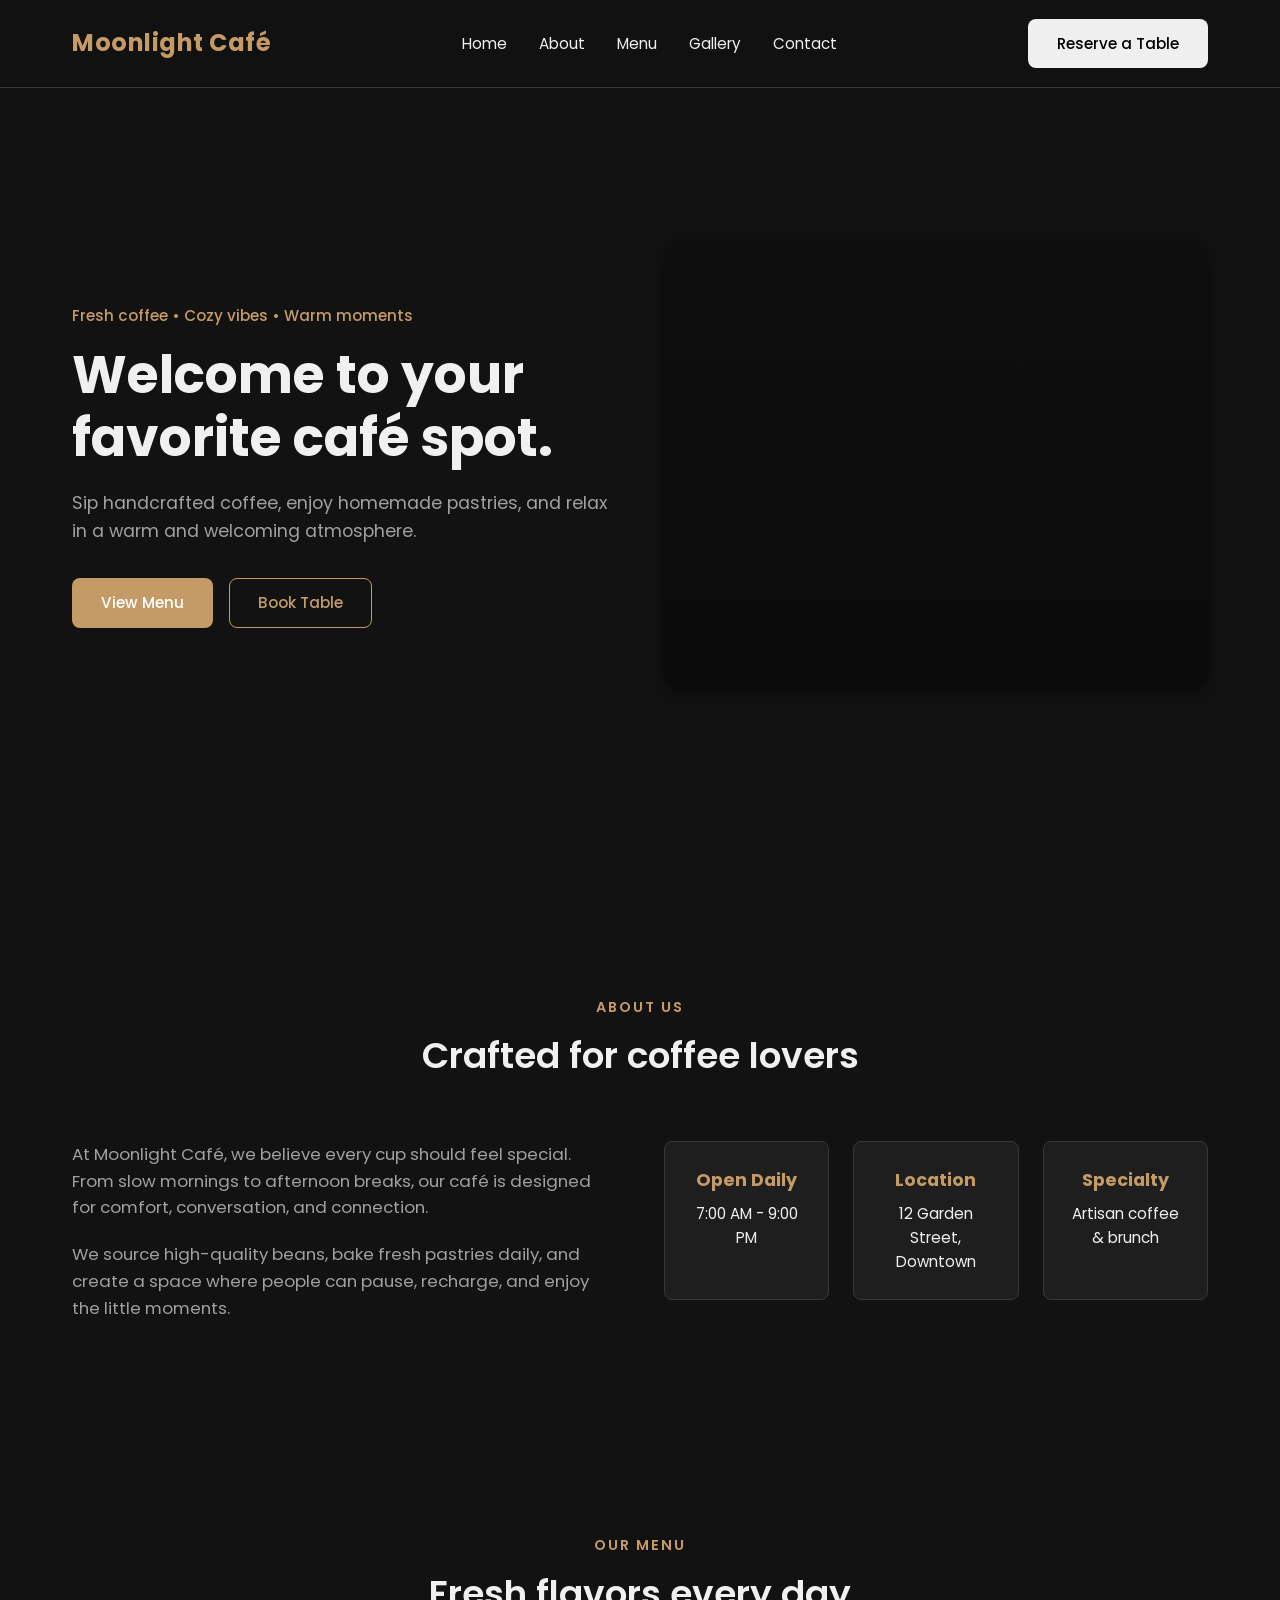
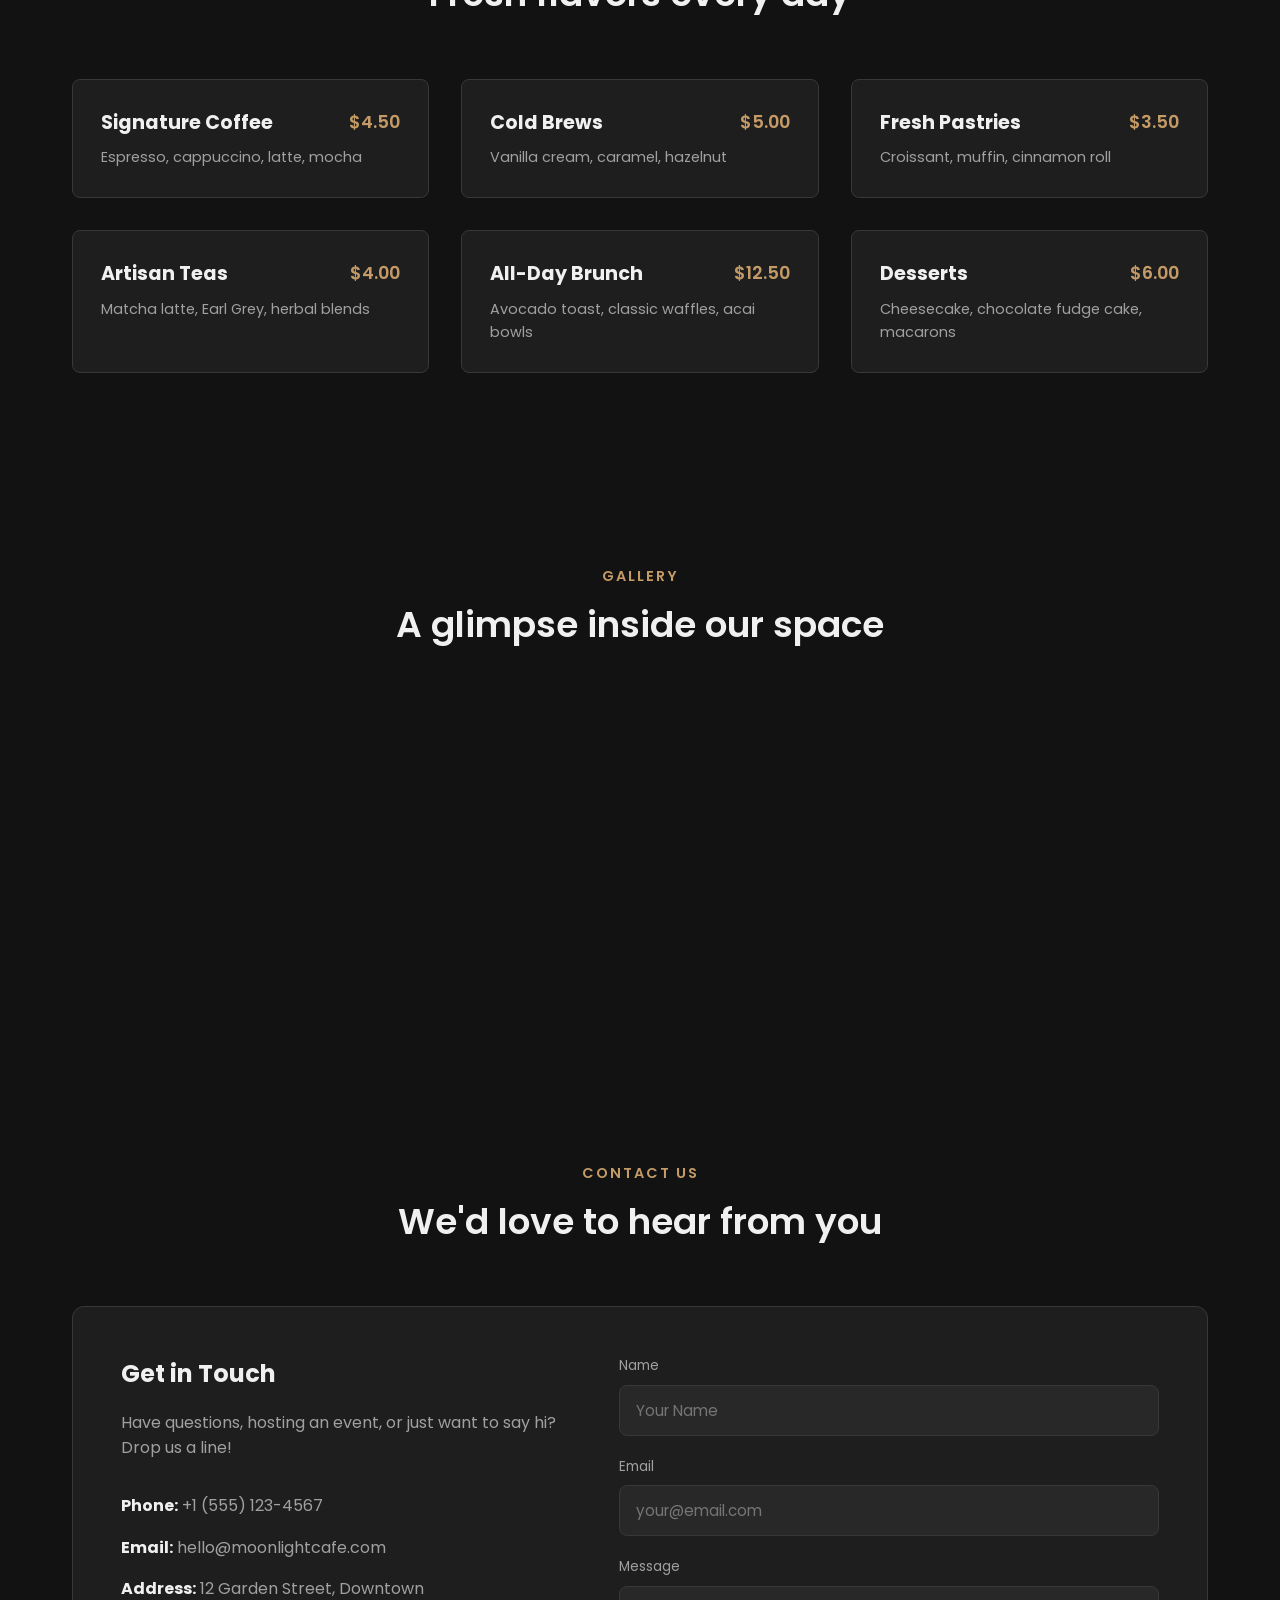
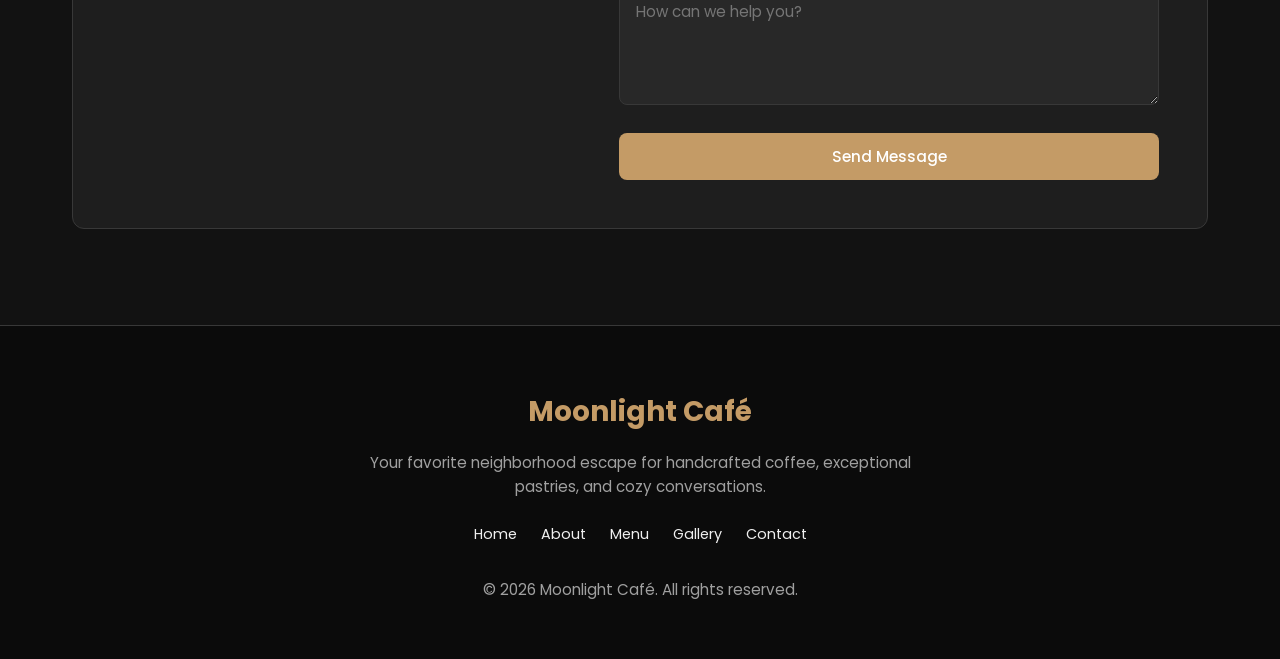
<file: index.html>
<!DOCTYPE html>
<html lang="en">
<head>
  <meta charset="UTF-8">
  <meta name="viewport" content="width=device-width, initial-scale=1.0">
  <title>Moonlight Café</title>
  <link rel="preconnect" href="https://fonts.googleapis.com">
  <link rel="preconnect" href="https://fonts.gstatic.com" crossorigin>
  <link href="https://fonts.googleapis.com/css2?family=Poppins:wght@300;400;500;600;700&display=swap" rel="stylesheet">
  <style>
    /* ==========================================
       Moonlight Café - Stylesheet
       ========================================== */
    :root {
      --primary: #c49b66;
      --primary-hover: #b38a55;
      --bg-dark: #121212;
      --bg-surface: #1e1e1e;
      --bg-card: #282828;
      --text-main: #f0f0f0;
      --text-muted: #a0a0a0;
      --border: #383838;
      --overlay: rgba(0, 0, 0, 0.75);
      --font-family: 'Poppins', sans-serif;
      --transition: all 0.3s ease;
      --shadow: 0 4px 20px rgba(0, 0, 0, 0.4);
      --border-radius: 8px;
    }

    *, *::before, *::after {
      box-sizing: border-box;
      margin: 0;
      padding: 0;
    }

    html {
      scroll-behavior: smooth;
      font-size: 16px;
    }

    body {
      font-family: var(--font-family);
      background-color: var(--bg-dark);
      color: var(--text-main);
      line-height: 1.6;
      overflow-x: hidden;
    }

    a { color: inherit; text-decoration: none; }
    ul { list-style: none; }

    .btn {
      display: inline-block;
      padding: 0.75rem 1.75rem;
      font-family: var(--font-family);
      font-size: 0.95rem;
      font-weight: 500;
      border-radius: var(--border-radius);
      border: 1px solid transparent;
      cursor: pointer;
      transition: var(--transition);
      text-align: center;
    }

    .btn.primary { background-color: var(--primary); color: #ffffff; }
    .btn.primary:hover { background-color: var(--primary-hover); transform: translateY(-2px); }
    .btn.secondary { background-color: transparent; border-color: var(--primary); color: var(--primary); }
    .btn.secondary:hover { background-color: var(--primary); color: #ffffff; transform: translateY(-2px); }

    .header {
      position: fixed;
      top: 0;
      left: 0;
      width: 100%;
      background-color: rgba(18, 18, 18, 0.95);
      backdrop-filter: blur(8px);
      z-index: 1000;
      border-bottom: 1px solid var(--border);
    }

    .navbar {
      max-width: 1200px;
      margin: 0 auto;
      padding: 1.2rem 2rem;
      display: flex;
      justify-content: space-between;
      align-items: center;
    }

    .logo { font-size: 1.5rem; font-weight: 700; color: var(--primary); letter-spacing: 0.5px; }
    .nav-links { display: flex; gap: 2rem; align-items: center; }
    .nav-links a { font-size: 0.95rem; font-weight: 400; color: var(--text-main); transition: var(--transition); }
    .nav-links a:hover { color: var(--primary); }

    .menu-toggle {
      display: none;
      flex-direction: column;
      justify-content: space-between;
      width: 28px;
      height: 20px;
      background: transparent;
      border: none;
      cursor: pointer;
      z-index: 1001;
    }

    .menu-toggle span {
      width: 100%;
      height: 2px;
      background-color: var(--text-main);
      border-radius: 2px;
      transition: var(--transition);
    }

    section { padding: 6rem 2rem; max-width: 1200px; margin: 0 auto; }
    .section-title { text-align: center; margin-bottom: 3.5rem; }
    .section-title p { color: var(--primary); font-size: 0.9rem; text-transform: uppercase; letter-spacing: 2px; font-weight: 600; margin-bottom: 0.5rem; }
    .section-title h2 { font-size: 2.25rem; font-weight: 600; color: var(--text-main); }

    .hero { min-height: 100vh; display: grid; grid-template-columns: 1fr 1fr; align-items: center; gap: 3rem; padding-top: 8rem; }
    .hero-text .tagline { color: var(--primary); font-size: 0.95rem; font-weight: 500; margin-bottom: 1rem; }
    .hero-text h1 { font-size: 3.25rem; line-height: 1.2; margin-bottom: 1.25rem; font-weight: 700; }
    .hero-text p { color: var(--text-muted); font-size: 1.1rem; margin-bottom: 2rem; }
    .hero-buttons { display: flex; gap: 1rem; }
    .hero-card { position: relative; width: 100%; height: 450px; border-radius: 16px; overflow: hidden; box-shadow: var(--shadow); }
    .coffee-image {
      width: 100%; height: 100%;
      background: linear-gradient(rgba(0, 0, 0, 0.2), rgba(0, 0, 0, 0.4)),
                  url('https://images.unsplash.com/photo-1501339847302-ac426a4a7cbb?auto=format&fit=crop&q=80&w=1000') center/cover no-repeat;
      transition: var(--transition);
    }
    .hero-card:hover .coffee-image { transform: scale(1.03); }

    .about-content { display: grid; grid-template-columns: 1fr 1fr; gap: 3rem; align-items: start; }
    .about-text p { color: var(--text-muted); margin-bottom: 1.25rem; font-size: 1.05rem; }
    .about-info { display: grid; grid-template-columns: repeat(auto-fit, minmax(140px, 1fr)); gap: 1.5rem; }
    .info-box { background-color: var(--bg-surface); padding: 1.5rem; border-radius: var(--border-radius); border: 1px solid var(--border); text-align: center; }
    .info-box h3 { color: var(--primary); font-size: 1.1rem; margin-bottom: 0.5rem; }
    .info-box p { color: var(--text-main); font-size: 0.95rem; }

    .menu-grid { display: grid; grid-template-columns: repeat(auto-fit, minmax(320px, 1fr)); gap: 2rem; }
    .menu-item { background-color: var(--bg-surface); padding: 1.75rem; border-radius: var(--border-radius); border: 1px solid var(--border); display: flex; flex-direction: column; position: relative; transition: var(--transition); }
    .menu-item:hover { border-color: var(--primary); transform: translateY(-4px); box-shadow: var(--shadow); }
    .menu-item h3 { font-size: 1.2rem; margin-bottom: 0.5rem; padding-right: 4rem; }
    .menu-item p { color: var(--text-muted); font-size: 0.9rem; }
    .menu-item span { position: absolute; top: 1.75rem; right: 1.75rem; color: var(--primary); font-weight: 600; font-size: 1.1rem; }

    .gallery-grid { display: grid; grid-template-columns: repeat(4, 1fr); gap: 1.5rem; }
    .gallery-item { height: 260px; border-radius: var(--border-radius); background-size: cover; background-position: center; transition: var(--transition); }
    .gallery-item:hover { transform: scale(1.02); filter: brightness(1.1); }
    .gallery-item.item-1 { background-image: url('https://images.unsplash.com/photo-1442512595331-e89e73853f31?auto=format&fit=crop&q=80&w=600'); }
    .gallery-item.item-2 { background-image: url('https://images.unsplash.com/photo-1554118811-1e0d58224f24?auto=format&fit=crop&q=80&w=600'); }
    .gallery-item.item-3 { background-image: url('https://images.unsplash.com/photo-1509042239860-f550ce710b93?auto=format&fit=crop&q=80&w=600'); }
    .gallery-item.item-4 { background-image: url('https://images.unsplash.com/photo-1517248135467-4c7edcad34c4?auto=format&fit=crop&q=80&w=600'); }

    .contact-container { display: grid; grid-template-columns: 1fr 1.2fr; gap: 3rem; background-color: var(--bg-surface); padding: 3rem; border-radius: 12px; border: 1px solid var(--border); }
    .contact-details h3 { font-size: 1.5rem; margin-bottom: 1rem; }
    .contact-details p { color: var(--text-muted); margin-bottom: 2rem; }
    .contact-info-list li { margin-bottom: 1rem; color: var(--text-muted); }
    .contact-info-list strong { color: var(--text-main); }
    .form-group { margin-bottom: 1.25rem; }
    .form-group label { display: block; font-size: 0.85rem; color: var(--text-muted); margin-bottom: 0.5rem; }
    .form-control { width: 100%; padding: 0.8rem 1rem; background-color: var(--bg-card); border: 1px solid var(--border); border-radius: var(--border-radius); color: var(--text-main); font-family: var(--font-family); font-size: 0.95rem; outline: none; transition: var(--transition); }
    .form-control:focus { border-color: var(--primary); }
    .submit-btn { width: 100%; background-color: var(--primary); color: #fff; border: none; cursor: pointer; }

    .footer { background-color: #0b0b0b; padding: 4rem 2rem 2rem; border-top: 1px solid var(--border); text-align: center; }
    .footer-content { max-width: 600px; margin: 0 auto; }
    .footer h2 { color: var(--primary); font-size: 1.75rem; margin-bottom: 1rem; }
    .footer p { color: var(--text-muted); font-size: 0.95rem; margin-bottom: 1.5rem; }
    .footer-links { display: flex; justify-content: center; gap: 1.5rem; margin-bottom: 2rem; }
    .footer-links a { color: var(--text-main); font-size: 0.9rem; transition: var(--transition); }
    .footer-links a:hover { color: var(--primary); }
    .copyright { font-size: 0.8rem; color: #666; }

    .modal-overlay { position: fixed; top: 0; left: 0; width: 100%; height: 100%; background-color: var(--overlay); display: flex; justify-content: center; align-items: center; opacity: 0; visibility: hidden; transition: var(--transition); z-index: 2000; padding: 1.5rem; pointer-events: none; }
    .modal-overlay.active { opacity: 1; visibility: visible; pointer-events: auto; }
    .modal-box { background-color: var(--bg-surface); border: 1px solid var(--border); border-radius: 12px; padding: 2.5rem; width: 100%; max-width: 500px; position: relative; box-shadow: var(--shadow); transform: translateY(20px); transition: var(--transition); max-height: 90vh; overflow-y: auto; }
    .modal-overlay.active .modal-box { transform: translateY(0); }
    .modal-close { position: absolute; top: 1.25rem; right: 1.25rem; background: transparent; border: none; color: var(--text-muted); font-size: 1.75rem; cursor: pointer; line-height: 1; transition: var(--transition); }
    .modal-close:hover { color: var(--text-main); }
    .modal-box h2 { font-size: 1.75rem; margin-bottom: 0.5rem; color: var(--primary); }
    .modal-box p { color: var(--text-muted); margin-bottom: 1.5rem; font-size: 0.95rem; }

    @media (max-width: 992px) {
      .hero { grid-template-columns: 1fr; text-align: center; padding-top: 7rem; }
      .hero-buttons { justify-content: center; }
      .about-content, .contact-container { grid-template-columns: 1fr; }
      .gallery-grid { grid-template-columns: repeat(2, 1fr); }
    }

    @media (max-width: 768px) {
      .menu-toggle { display: flex; }
      .desktop-reserve-btn { display: none; }
      .nav-links { position: absolute; top: 100%; left: 0; width: 100%; background-color: var(--bg-surface); flex-direction: column; padding: 2rem 0; gap: 1.5rem; border-bottom: 1px solid var(--border); transform: translateY(-150%); transition: var(--transition); opacity: 0; }
      .nav-links.active { transform: translateY(0); opacity: 1; }
      .hero-text h1 { font-size: 2.25rem; }
      .section-title h2 { font-size: 1.75rem; }
    }

    @media (max-width: 480px) {
      .gallery-grid { grid-template-columns: 1fr; }
      .hero-card { height: 300px; }
      .contact-container { padding: 1.5rem; }
    }
  </style>
</head>
<body>

  <header class="header">
    <nav class="navbar">
      <div class="logo">Moonlight Café</div>
      <button class="menu-toggle" id="menuToggle" aria-label="Toggle Navigation Window">
        <span></span>
        <span></span>
        <span></span>
      </button>
      <div class="nav-links" id="navLinks">
        <a href="#home">Home</a>
        <a href="#about">About</a>
        <a href="#menu">Menu</a>
        <a href="#gallery">Gallery</a>
        <a href="#contact">Contact</a>
      </div>
      <button class="btn open-reserve-modal desktop-reserve-btn">Reserve a Table</button>
    </nav>
  </header>

  <main>
    <section id="home" class="hero">
      <div class="hero-text">
        <p class="tagline">Fresh coffee • Cozy vibes • Warm moments</p>
        <h1>Welcome to your favorite café spot.</h1>
        <p>Sip handcrafted coffee, enjoy homemade pastries, and relax in a warm and welcoming atmosphere.</p>
        <div class="hero-buttons">
          <a class="btn primary" href="#menu">View Menu</a>
          <button type="button" class="btn secondary open-reserve-modal">Book Table</button>
        </div>
      </div>
      <div class="hero-card">
        <div class="coffee-image"></div>
      </div>
    </section>

    <section id="about" class="about">
      <div class="section-title">
        <p>About Us</p>
        <h2>Crafted for coffee lovers</h2>
      </div>
      <div class="about-content">
        <div class="about-text">
          <p>At Moonlight Café, we believe every cup should feel special. From slow mornings to afternoon breaks, our café is designed for comfort, conversation, and connection.</p>
          <p>We source high-quality beans, bake fresh pastries daily, and create a space where people can pause, recharge, and enjoy the little moments.</p>
        </div>
        <div class="about-info">
          <div class="info-box">
            <h3>Open Daily</h3>
            <p>7:00 AM - 9:00 PM</p>
          </div>
          <div class="info-box">
            <h3>Location</h3>
            <p>12 Garden Street, Downtown</p>
          </div>
          <div class="info-box">
            <h3>Specialty</h3>
            <p>Artisan coffee & brunch</p>
          </div>
        </div>
      </div>
    </section>

    <section id="menu" class="menu">
      <div class="section-title">
        <p>Our Menu</p>
        <h2>Fresh flavors every day</h2>
      </div>
      <div class="menu-grid">
        <div class="menu-item">
          <h3>Signature Coffee</h3>
          <p>Espresso, cappuccino, latte, mocha</p>
          <span>$4.50</span>
        </div>
        <div class="menu-item">
          <h3>Cold Brews</h3>
          <p>Vanilla cream, caramel, hazelnut</p>
          <span>$5.00</span>
        </div>
        <div class="menu-item">
          <h3>Fresh Pastries</h3>
          <p>Croissant, muffin, cinnamon roll</p>
          <span>$3.50</span>
        </div>
        <div class="menu-item">
          <h3>Artisan Teas</h3>
          <p>Matcha latte, Earl Grey, herbal blends</p>
          <span>$4.00</span>
        </div>
        <div class="menu-item">
          <h3>All-Day Brunch</h3>
          <p>Avocado toast, classic waffles, acai bowls</p>
          <span>$12.50</span>
        </div>
        <div class="menu-item">
          <h3>Desserts</h3>
          <p>Cheesecake, chocolate fudge cake, macarons</p>
          <span>$6.00</span>
        </div>
      </div>
    </section>

    <section id="gallery" class="gallery">
      <div class="section-title">
        <p>Gallery</p>
        <h2>A glimpse inside our space</h2>
      </div>
      <div class="gallery-grid">
        <div class="gallery-item item-1"></div>
        <div class="gallery-item item-2"></div>
        <div class="gallery-item item-3"></div>
        <div class="gallery-item item-4"></div>
      </div>
    </section>

    <section id="contact" class="contact">
      <div class="section-title">
        <p>Contact Us</p>
        <h2>We'd love to hear from you</h2>
      </div>
      <div class="contact-container">
        <div class="contact-details">
          <h3>Get in Touch</h3>
          <p>Have questions, hosting an event, or just want to say hi? Drop us a line!</p>
          <ul class="contact-info-list">
            <li><strong>Phone:</strong> +1 (555) 123-4567</li>
            <li><strong>Email:</strong> hello@moonlightcafe.com</li>
            <li><strong>Address:</strong> 12 Garden Street, Downtown</li>
          </ul>
        </div>
        <form class="contact-form">
          <div class="form-group">
            <label for="contactName">Name</label>
            <input type="text" id="contactName" class="form-control" placeholder="Your Name" required>
          </div>
          <div class="form-group">
            <label for="contactEmail">Email</label>
            <input type="email" id="contactEmail" class="form-control" placeholder="your@email.com" required>
          </div>
          <div class="form-group">
            <label for="contactMessage">Message</label>
            <textarea id="contactMessage" class="form-control" rows="4" placeholder="How can we help you?" required></textarea>
          </div>
          <button type="submit" id="contactSubmitBtn" class="btn primary submit-btn">Send Message</button>
        </form>
      </div>
    </section>
  </main>

  <footer class="footer">
    <div class="footer-content">
      <h2>Moonlight Café</h2>
      <p>Your favorite neighborhood escape for handcrafted coffee, exceptional pastries, and cozy conversations.</p>
      <div class="footer-links">
        <a href="#home">Home</a>
        <a href="#about">About</a>
        <a href="#menu">Menu</a>
        <a href="#gallery">Gallery</a>
        <a href="#contact">Contact</a>
      </div>
      <p class="copyright">&copy; 2026 Moonlight Café. All rights reserved.</p>
    </div>
  </footer>

  <div class="modal-overlay" id="reserveModal">
    <div class="modal-box">
      <button class="modal-close" id="closeModal" aria-label="Close Reservation Overlay">&times;</button>
      <h2>Reserve a Table</h2>
      <p>Book your cozy spot at Moonlight Café.</p>
      <form id="reservationForm">
        <div class="form-group">
          <label for="resName">Full Name</label>
          <input type="text" id="resName" class="form-control" placeholder="John Doe" required>
        </div>
        <div class="form-group">
          <label for="resEmail">Email Address</label>
          <input type="email" id="resEmail" class="form-control" placeholder="john@example.com" required>
        </div>
        <div class="form-group">
          <label for="resPhone">Phone Number</label>
          <input type="tel" id="resPhone" class="form-control" placeholder="+65 9123 4567" required>
        </div>
        <div class="form-group">
          <label for="resDate">Date</label>
          <input type="date" id="resDate" class="form-control" required>
        </div>
        <div class="form-group">
          <label for="resTime">Time Slot</label>
          <input type="time" id="resTime" class="form-control" required>
        </div>
        <div class="form-group">
          <label for="resGuests">Guests</label>
          <input type="number" id="resGuests" class="form-control" min="1" max="10" value="2" required>
        </div>
        <button type="submit" id="resSubmitBtn" class="btn primary submit-btn">Confirm Reservation</button>
      </form>
    </div>
  </div>

  <script>
    document.addEventListener('DOMContentLoaded', () => {
      const modalOverlay = document.getElementById('reserveModal');
      const openModalButtons = document.querySelectorAll('.open-reserve-modal');
      const closeModalButton = document.getElementById('closeModal');
      const menuToggle = document.getElementById('menuToggle');
      const navLinks = document.getElementById('navLinks');
      
      // Replace with your actual Google Apps Script Web App URL
      const webAppUrl = "https://script.google.com/macros/s/AKfycbwggo2g7mLT2DEXT6KfTJNBim5HSJiwiWxXTzoXJZLTNv204XYqI0bMnMoSAiNuH-s/exec";

      if (openModalButtons.length > 0 && modalOverlay) {
        openModalButtons.forEach(button => {
          button.addEventListener('click', (e) => {
            e.preventDefault();
            modalOverlay.classList.add('active');
            document.body.style.overflow = 'hidden';
          });
        });
      }

      const closeModal = () => {
        if (modalOverlay) {
          modalOverlay.classList.remove('active');
          document.body.style.overflow = '';
        }
      };

      if (closeModalButton) closeModalButton.addEventListener('click', closeModal);
      if (modalOverlay) {
        modalOverlay.addEventListener('click', (e) => {
          if (e.target === modalOverlay) closeModal();
        });
      }

      if (menuToggle && navLinks) {
        menuToggle.addEventListener('click', (e) => {
          e.stopPropagation();
          menuToggle.classList.toggle('active');
          navLinks.classList.toggle('active');
        });

        navLinks.querySelectorAll('a').forEach(link => {
          link.addEventListener('click', () => {
            menuToggle.classList.remove('active');
            navLinks.classList.remove('active');
          });
        });
      }

      const reservationForm = document.getElementById('reservationForm');
      if (reservationForm) {
        reservationForm.addEventListener('submit', function(e) {
          e.preventDefault();
          const submitBtn = document.getElementById('resSubmitBtn');
          submitBtn.disabled = true;
          submitBtn.innerText = "Processing...";
          
          const name = encodeURIComponent(document.getElementById('resName').value);
          const email = encodeURIComponent(document.getElementById('resEmail').value);
          const phone = encodeURIComponent(document.getElementById('resPhone').value);
          const date = encodeURIComponent(document.getElementById('resDate').value);
          const time = encodeURIComponent(document.getElementById('resTime').value);
          const guests = encodeURIComponent(document.getElementById('resGuests').value);
          
          const dynamicUrl = `${webAppUrl}?name=${name}&email=${email}&phone=${phone}&date=${date}&time=${time}&guests=${guests}`;
          
          fetch(dynamicUrl, {
            method: "POST",
            mode: "no-cors"
          })
          .then(() => {
            alert('Reservation confirmed! Confirmation emails have been sent.');
            reservationForm.reset();
            closeModal();
          })
          .catch(error => {
            console.error('Error:', error);
            alert('Something went wrong. Please try again.');
          })
          .finally(() => {
            submitBtn.disabled = false;
            submitBtn.innerText = "Confirm Reservation";
          });
        });
      }

      const contactForm = document.querySelector('.contact-form');
      if (contactForm) {
        contactForm.addEventListener('submit', function(e) {
          e.preventDefault();
          const contactSubmitBtn = document.getElementById('contactSubmitBtn');
          contactSubmitBtn.disabled = true;
          contactSubmitBtn.innerText = "Sending...";

          const name = encodeURIComponent(document.getElementById('contactName').value);
          const email = encodeURIComponent(document.getElementById('contactEmail').value);
          const message = encodeURIComponent(document.getElementById('contactMessage').value);
          
          const dynamicUrl = `${webAppUrl}?name=${name}&email=${email}&message=${message}&isContactMessage=true`;

          fetch(dynamicUrl, {
            method: "POST",
            mode: "no-cors"
          })
          .then(() => {
            alert('Thank you for reaching out! We will reply to your email shortly.');
            contactForm.reset();
          })
          .catch(error => {
            console.error('Error:', error);
            alert('Transmission failed. Please try again.');
          })
          .finally(() => {
            contactSubmitBtn.disabled = false;
            contactSubmitBtn.innerText = "Send Message";
          });
        });
      }
    });
  </script>
</body>
</html>
</file>
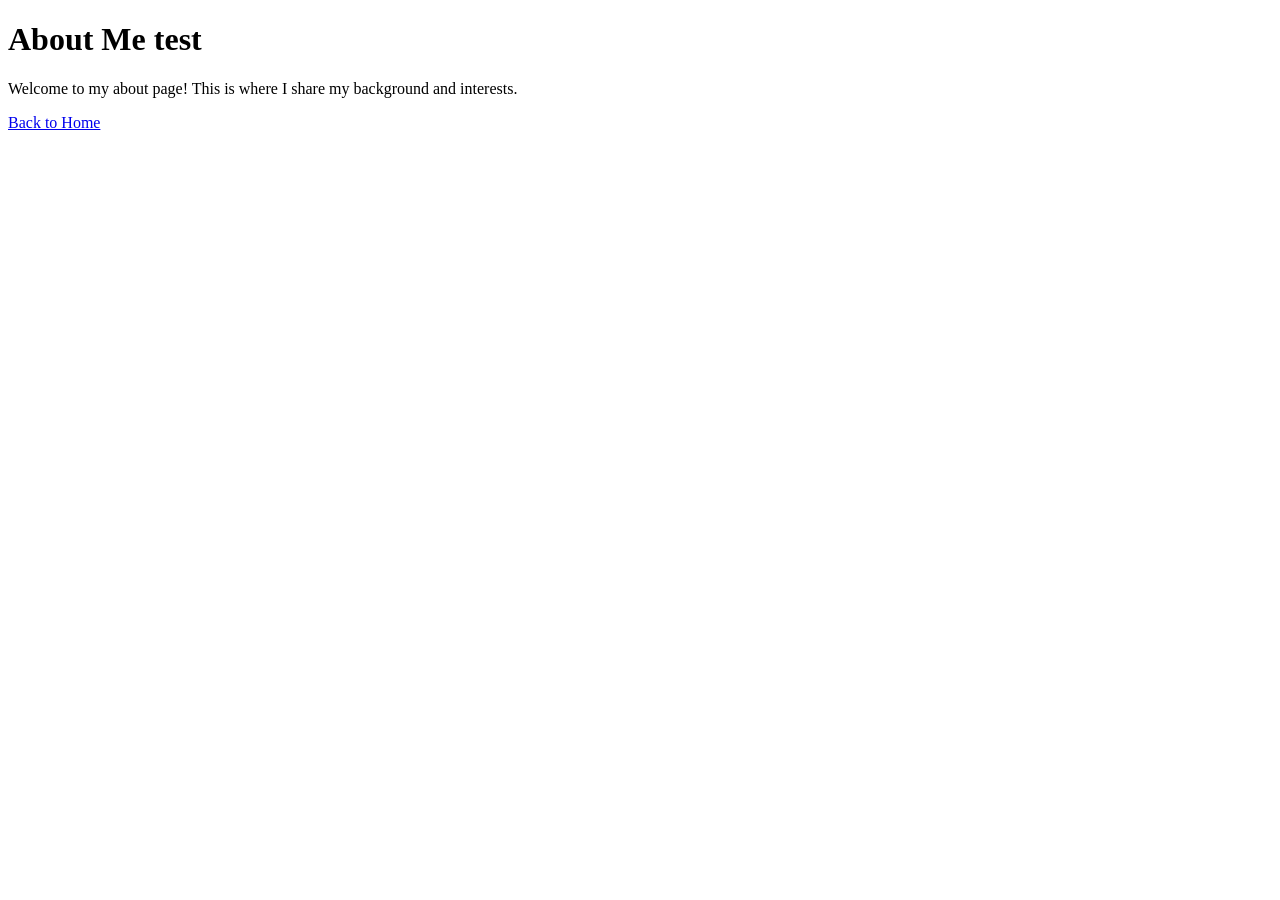
<file: about.html>
<!DOCTYPE html>
<html>
<head>
    <title>About Me test</title>
</head>
<body>
    <h1>About Me test</h1>
    <p>Welcome to my about page! This is where I share my background and interests.</p> 
    
    <!-- This link takes the visitor back to your homepage -->
    <a href="index.html">Back to Home</a>
</body>
</html>
</file>
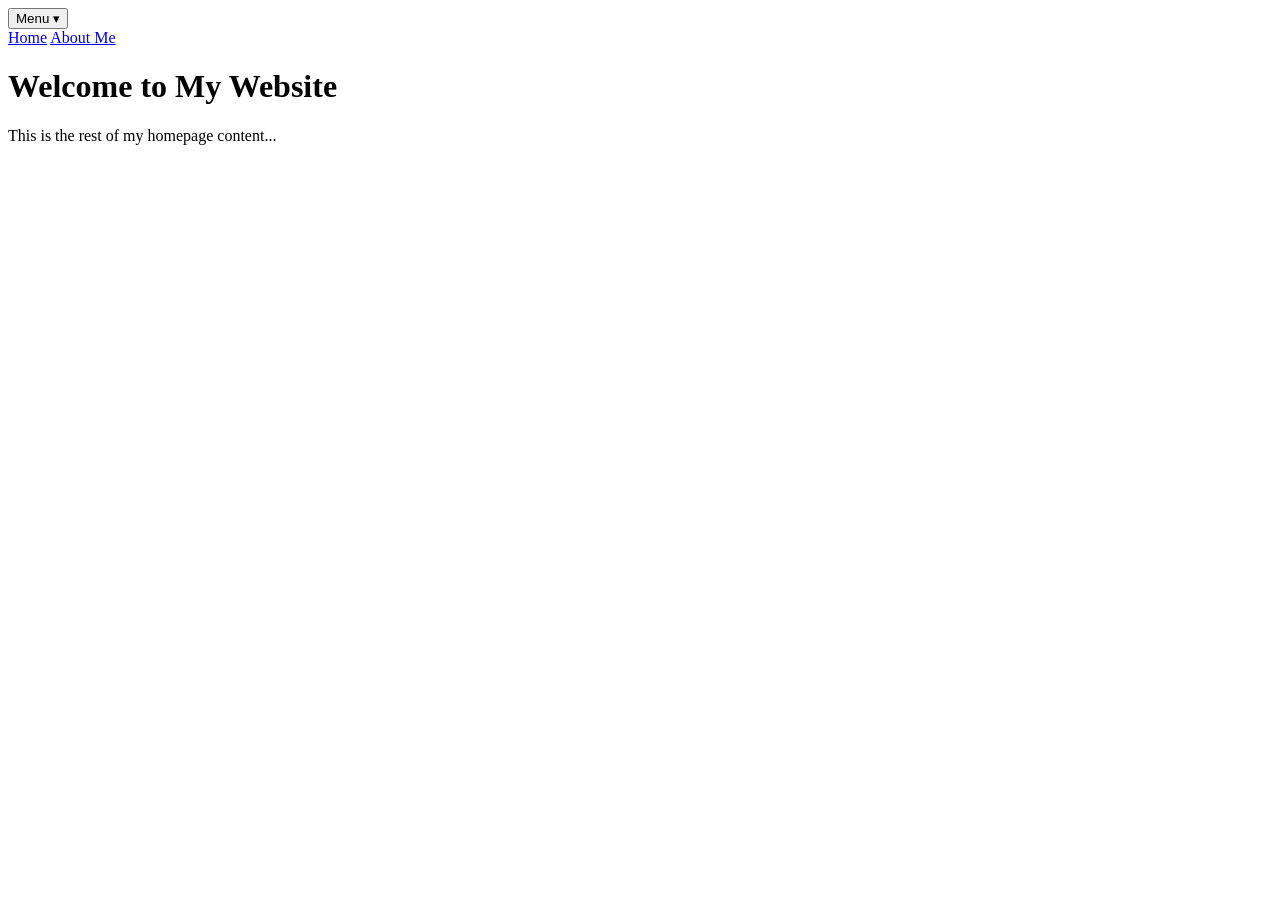
<file: index2.html>
<html>
<head>
    <title>My Website</title>
</head>
<body>

    <!-- PASTE THE DROPDOWN CODE RIGHT HERE -->
    <div class="dropdown">
      <button class="dropbtn">Menu ▾</button>
      <div class="dropdown-content">
        <a href="index.html">Home</a>
        <a href="about.html">About Me</a>
      </div>
    </div>
    
    <style>
      /* (Keep all the CSS styling code right here too) */
    </style>
    <!-- END OF DROPDOWN CODE -->

    <h1>Welcome to My Website</h1>
    <p>This is the rest of my homepage content...</p>

</body>
</html>
</file>
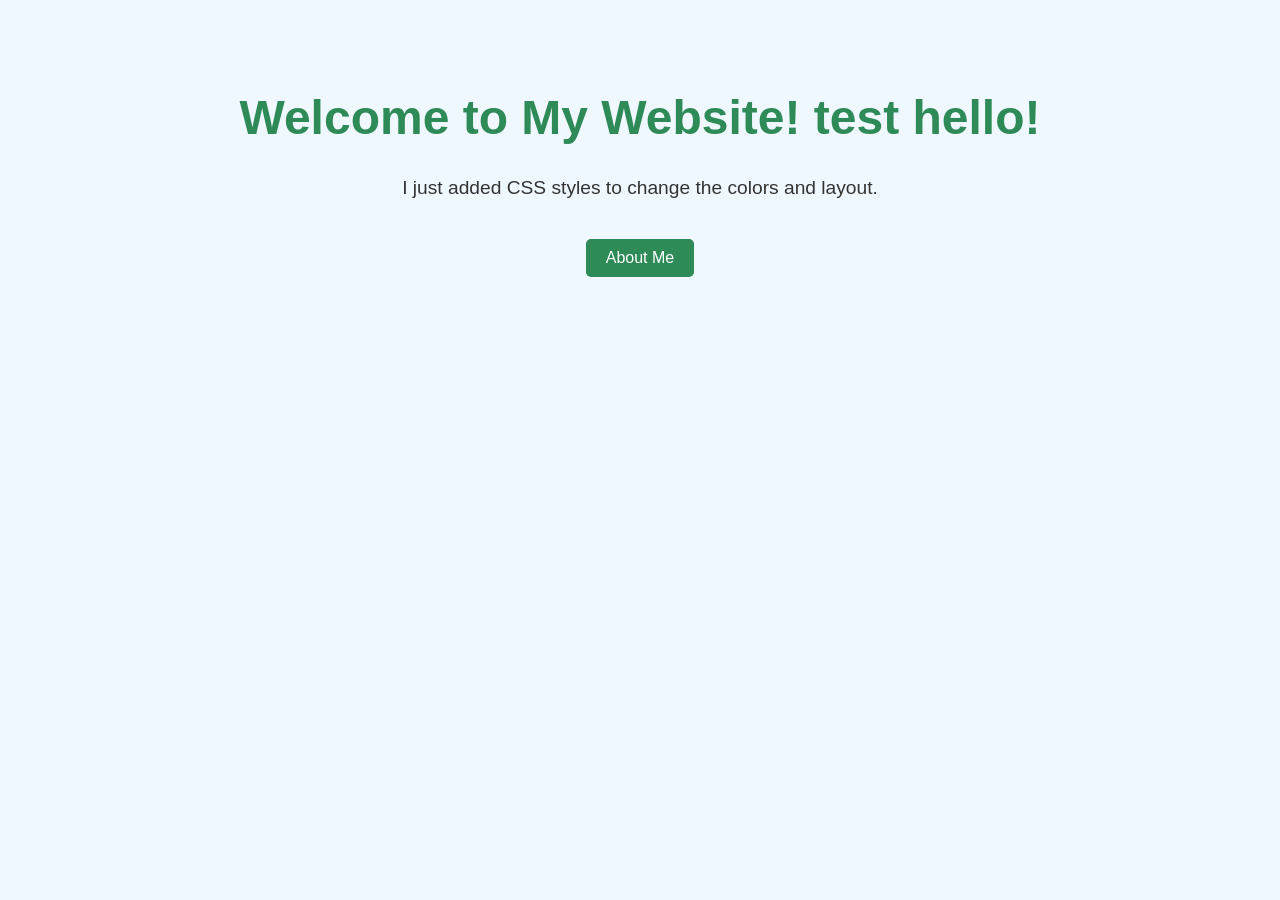
<file: index3.html>
<!DOCTYPE html>
<html>
<head>
    <title>My Colorful Website</title>
    <style>
        body {
            background-color: #f0f8ff; /* Alice Blue background */ 
            font-family: 'Segoe UI', Tahoma, Geneva, Verdana, sans-serif;
            text-align: center; /* Centers all text */
            padding-top: 50px;
        }
        h1 {
            color: #2e8b57; /* Sea Green color */
            font-size: 3rem;
        }
        p {
            color: #333333;
            font-size: 1.2rem;
        }
        a {
            display: inline-block;
            margin-top: 20px;
            padding: 10px 20px;
            background-color: #2e8b57;
            color: white;
            text-decoration: none;
            border-radius: 5px;
        }
        a:hover {
            background-color: #1e613b;
        }
    </style>
</head>
<body>

    <h1>Welcome to My Website! test hello! </h1>
    <p>I just added CSS styles to change the colors and layout.</p>
    
    <!-- This link will point to your second page -->
    <a href="about.html">About Me</a>

</body>
</html>
</file>
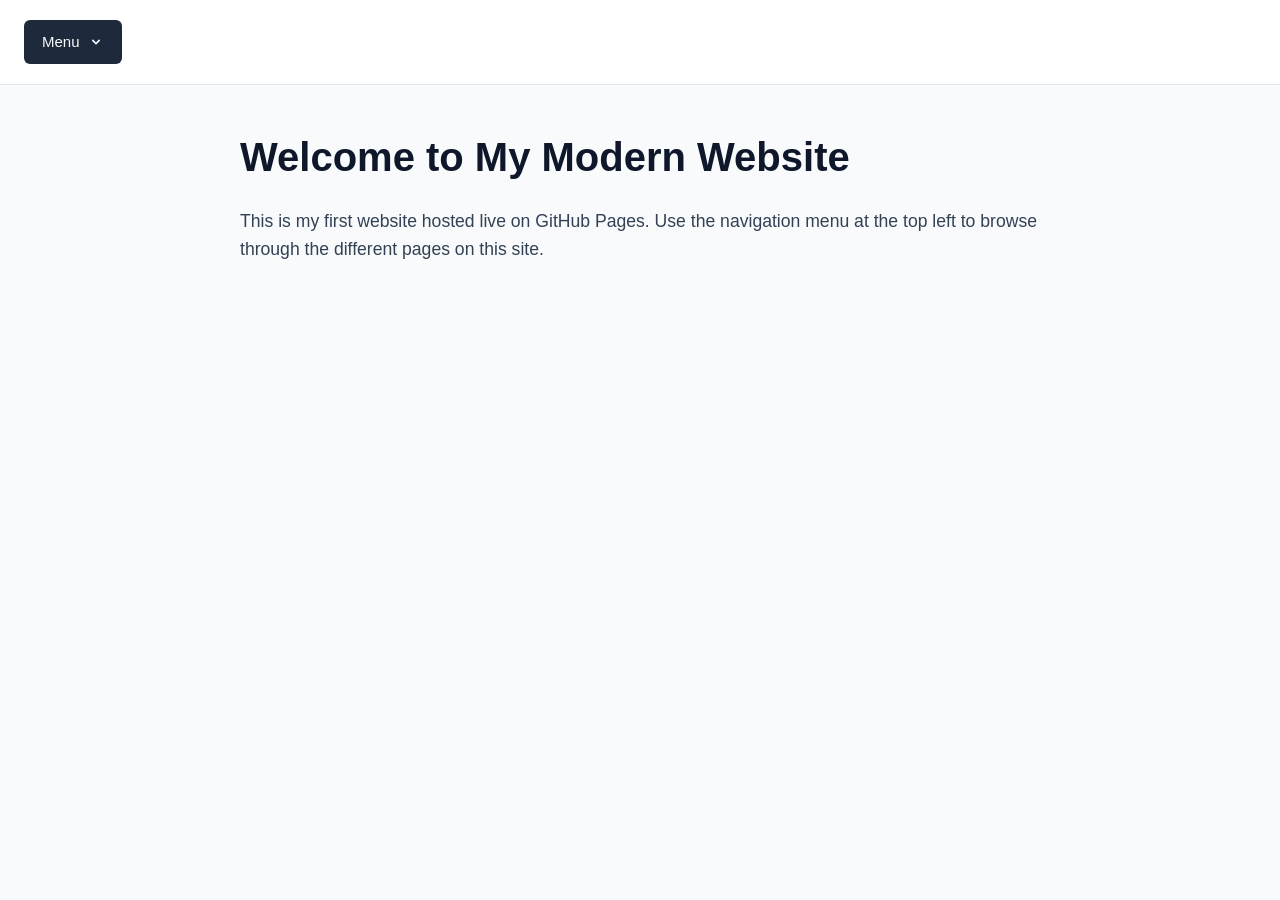
<file: index4.html>
<!DOCTYPE html>
<html lang="en">
<head>
  <meta charset="UTF-8">
  <meta name="viewport" content="width=device-width, initial-scale=1.0">
  <title>My Professional Website</title>
  
  <style>
    /* Global Base Styles */
    body {
      font-family: -apple-system, BlinkMacSystemFont, "Segoe UI", Roboto, Helvetica, Arial, sans-serif;
      background-color: #f8fafc;
      color: #0f172a;
      margin: 0;
      padding: 0;
      line-height: 1.6;
    }

    .container {
      max-width: 800px;
      margin: 40px auto;
      padding: 0 24px;
    }

    h1 {
      font-size: 2.5rem;
      margin-bottom: 16px;
      color: #0f172a;
    }

    p {
      font-size: 1.1rem;
      color: #334155;
    }

    /* Premium Navigation Bar Container */
    .navigation-bar {
      padding: 20px 24px;
      background-color: #ffffff;
      border-bottom: 1px solid #e2e8f0;
      display: flex;
      justify-content: flex-start;
    }

    /* The Dropdown Wrapper */
    .dropdown {
      position: relative;
      display: inline-block;
    }

    /* The interactive trigger button */
    .dropbtn {
      background-color: #1e293b; /* Sleek dark slate color */
      color: #f8fafc;
      padding: 10px 18px;
      font-size: 15px;
      font-weight: 500;
      border: none;
      cursor: pointer;
      border-radius: 6px;
      display: flex;
      align-items: center;
      gap: 8px;
      transition: background-color 0.2s ease, transform 0.1s ease;
    }

    /* Clean Vector Chevron Arrow Icon */
    .dropdown-chevron {
      width: 16px;
      height: 16px;
      transition: transform 0.2s ease;
    }

    /* The Dropdown Menu Card (Hidden by default, slides down smoothly) */
    .dropdown-content {
      display: block;
      opacity: 0;
      visibility: hidden;
      transform: translateY(8px);
      position: absolute;
      background-color: #ffffff;
      min-width: 240px;
      border: 1px solid #e2e8f0;
      box-shadow: 0 10px 15px -3px rgba(0, 0, 0, 0.05), 0 4px 6px -2px rgba(0, 0, 0, 0.05);
      z-index: 10;
      border-radius: 8px;
      margin-top: 6px;
      overflow: hidden;
      transition: opacity 0.2s ease, transform 0.2s ease, visibility 0.2s;
    }

    /* Navigation Menu Option Links */
    .dropdown-content a {
      color: #334155;
      padding: 12px 16px;
      text-decoration: none;
      display: flex;
      flex-direction: column;
      gap: 2px;
      transition: background-color 0.15s ease;
    }

    /* Bold Primary Text Inside Links */
    .dropdown-content a strong {
      font-size: 14px;
      color: #0f172a;
    }

    /* Soft Subtitle Descriptions Inside Links */
    .dropdown-content a span {
      font-size: 12px;
      color: #64748b;
    }

    /* Hover effect for layout links */
    .dropdown-content a:hover {
      background-color: #f1f5f9;
    }

    /* Dynamic Activation Trigger: Gathers fade and slide states smoothly */
    .dropdown:hover .dropdown-content {
      opacity: 1;
      visibility: visible;
      transform: translateY(0);
    }

    /* Subtle trigger background switch and arrow inversion on hover */
    .dropdown:hover .dropbtn {
      background-color: #0f172a;
    }
    .dropdown:hover .dropdown-chevron {
      transform: rotate(180deg);
    }
  </style>
</head>
<body>

  <!-- Top Navigation Header containing the Dropdown Menu -->
  <nav class="navigation-bar">
    <div class="dropdown">
      <div class="dropbtn">
        <span>Menu</span>
        <svg class="dropdown-chevron" viewBox="0 0 20 20" fill="currentColor">
          <path fill-rule="evenodd" d="M5.293 7.293a1 1 0 011.414 0L10 10.586l3.293-3.293a1 1 0 111.414 1.414l-4 4a1 1 0 01-1.414 0l-4-4a1 1 0 010-1.414z" clip-rule="evenodd" />
        </svg>
      </div>
      <div class="dropdown-content">
        <a href="index.html">
          <strong>Home</strong>
          <span>Go back to the homepage</span>
        </a>
        <a href="about.html">
          <strong>About Me</strong>
          <span>Learn more about my background</span>
        </a>
      </div>
    </div>
  </nav>

  <!-- Main Website Content Section -->
  <main class="container">
    <h1>Welcome to My Modern Website</h1>
    <p>This is my first website hosted live on GitHub Pages. Use the navigation menu at the top left to browse through the different pages on this site.</p>
  </main>

</body>
</html>
</file>
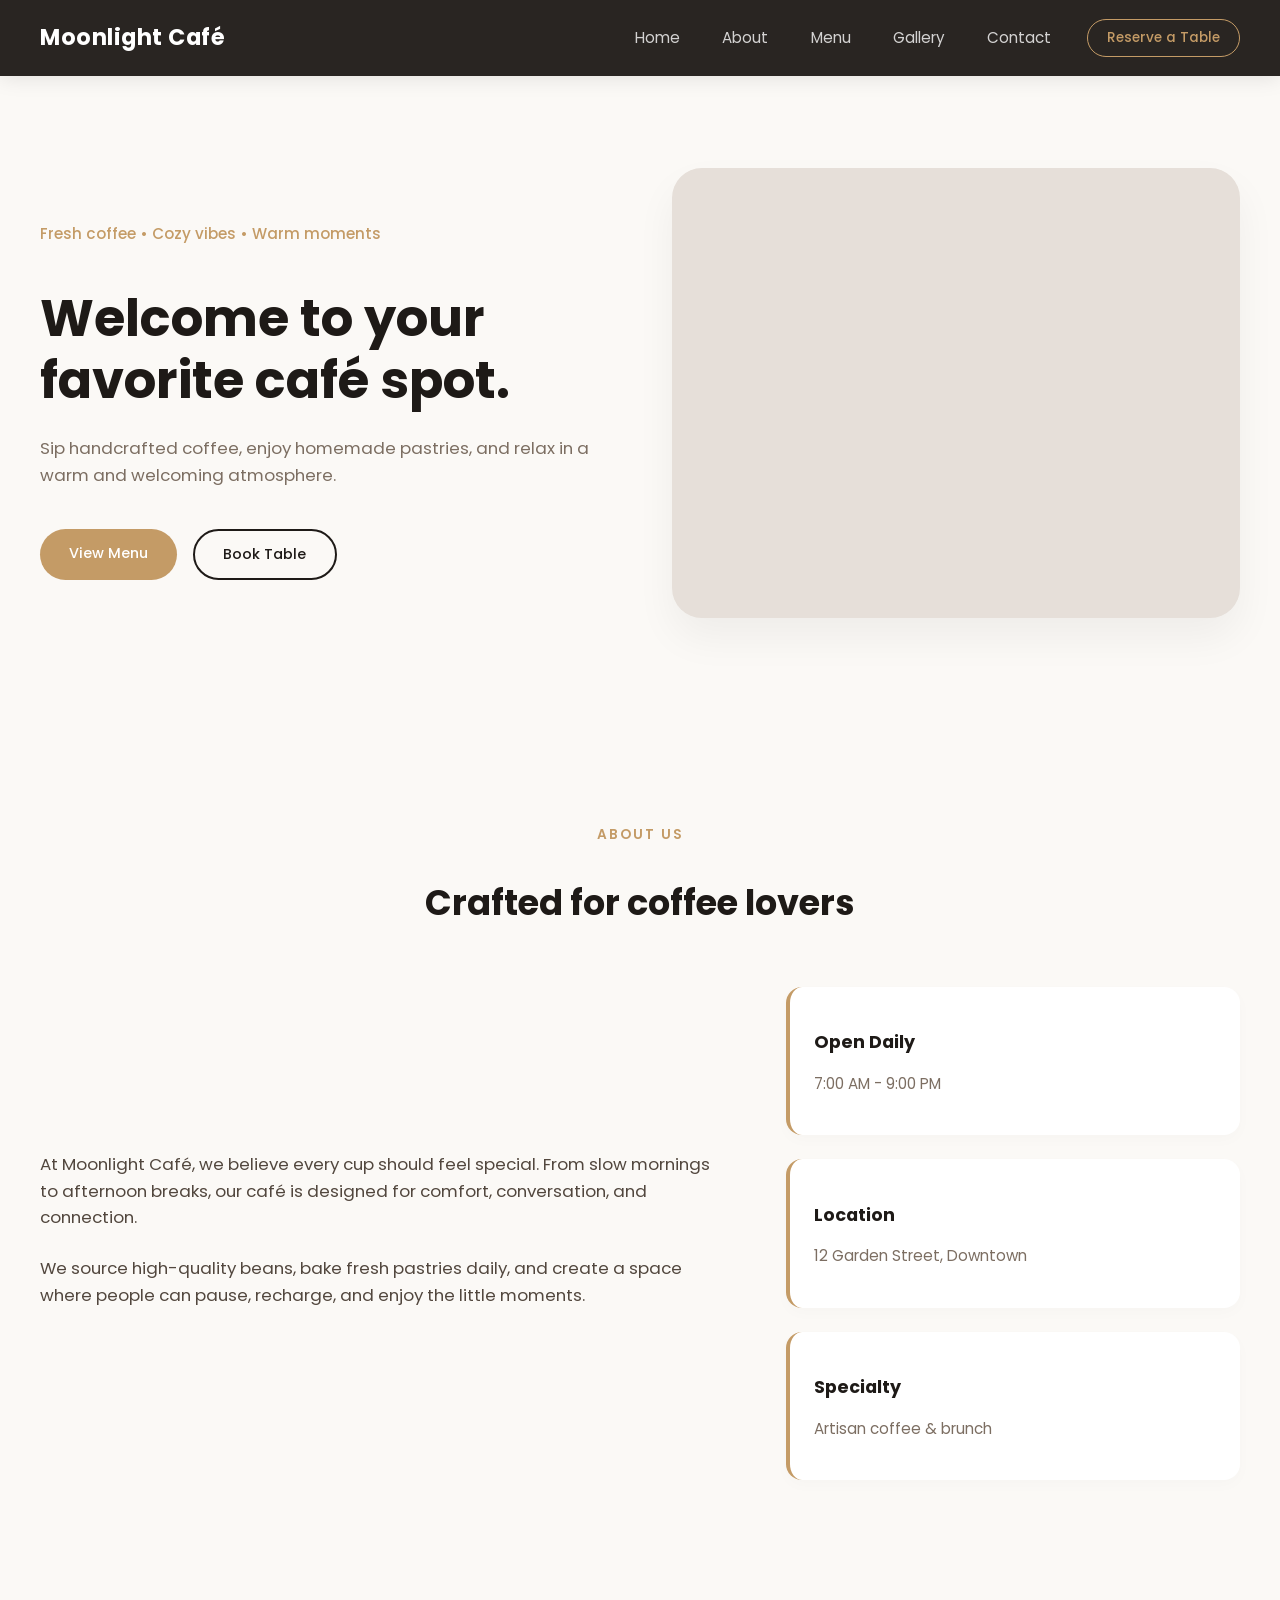
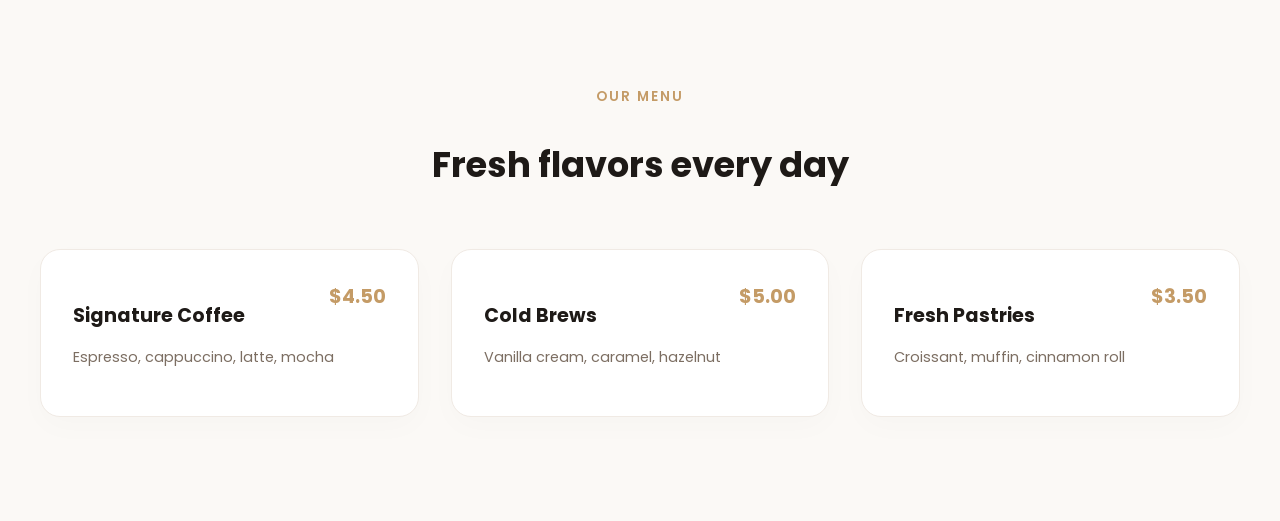
<file: index6.html>
<!DOCTYPE html>
<html lang="en">
<head>
    <meta charset="UTF-8">
    <meta name="viewport" content="width=device-width, initial-scale=1.0">
    <title>Moonlight Café</title>
    <link rel="preconnect" href="https://fonts.googleapis.com">
    <link rel="preconnect" href="https://fonts.gstatic.com" crossorigin>
    <link href="https://fonts.googleapis.com/css2?family=Poppins:wght@300;400;500;600;700&display=swap" rel="stylesheet">
    <!-- Using Flask-ready static binding as present in your template -->
   <link rel="stylesheet" href="style.css">
    <style>
        /* ==========================================================================
           ADDITIONAL COMPONENT STYLES (Add these to your style.css or keep here)
           ========================================================================== */
        
        /* Hamburger Menu Icon */
        .menu-toggle {
            display: none;
            flex-direction: column;
            justify-content: space-between;
            width: 24px;
            height: 18px;
            background: transparent;
            border: none;
            cursor: pointer;
            z-index: 1001;
        }

        .menu-toggle span {
            width: 100%;
            height: 2px;
            background-color: #ffffff;
            transition: all 0.3s ease-in-out;
        }

        /* Hamburger Animation when Active */
        .menu-toggle.active span:nth-child(1) {
            transform: translateY(8px) rotate(45deg);
        }
        .menu-toggle.active span:nth-child(2) {
            opacity: 0;
        }
        .menu-toggle.active span:nth-child(3) {
            transform: translateY(-8px) rotate(-45deg);
        }

        /* Reservation Modal Backdrop */
        .modal-overlay {
            position: fixed;
            top: 0;
            left: 0;
            width: 100%;
            height: 100%;
            background-color: rgba(20, 17, 15, 0.6);
            backdrop-filter: blur(8px);
            z-index: 2000;
            display: flex;
            align-items: center;
            justify-content: center;
            opacity: 0;
            pointer-events: none;
            transition: opacity 0.4s ease;
        }

        .modal-overlay.active {
            opacity: 1;
            pointer-events: auto;
        }

        /* Modal Container Box */
        .modal-box {
            background-color: #ffffff;
            width: 90%;
            max-width: 500px;
            padding: 2.5rem;
            border-radius: 20px;
            box-shadow: 0 15px 40px rgba(0, 0, 0, 0.2);
            position: relative;
            transform: translateY(-30px);
            transition: transform 0.4s cubic-bezier(0.175, 0.885, 0.32, 1.275);
        }

        .modal-overlay.active .modal-box {
            transform: translateY(0);
        }

        .modal-close {
            position: absolute;
            top: 1.5rem;
            right: 1.5rem;
            background: none;
            border: none;
            font-size: 1.5rem;
            color: #7c6e62;
            cursor: pointer;
            transition: color 0.2s ease;
        }

        .modal-close:hover {
            color: #c49b66;
        }

        .modal-box h2 {
            font-size: 1.8rem;
            color: #1e1a17;
            margin-bottom: 0.5rem;
        }

        .modal-box p {
            color: #7c6e62;
            font-size: 0.95rem;
            margin-bottom: 2rem;
        }

        /* Form Controls */
        .form-group {
            margin-bottom: 1.2rem;
        }

        .form-group label {
            display: block;
            font-size: 0.85rem;
            font-weight: 500;
            color: #1e1a17;
            margin-bottom: 0.4rem;
            text-transform: uppercase;
            letter-spacing: 0.5px;
        }

        .form-control {
            width: 100%;
            padding: 0.8rem 1rem;
            font-family: 'Poppins', sans-serif;
            font-size: 0.95rem;
            border: 1px solid #e6dfd9;
            background-color: #fbf9f6;
            border-radius: 8px;
            color: #2c2520;
            transition: border-color 0.3s ease;
        }

        .form-control:focus {
            outline: none;
            border-color: #c49b66;
            background-color: #ffffff;
        }

        .modal-box .btn.submit {
            width: 100%;
            border: none;
            margin-top: 1rem;
        }

        /* Mobile Breakpoint Modifications */
        @media (max-width: 768px) {
            .menu-toggle {
                display: flex;
            }
            .nav-links {
                display: flex !important;
                flex-direction: column;
                position: fixed;
                top: 0;
                right: -100%;
                width: 75%;
                max-width: 300px;
                height: 100vh;
                background-color: #1e1a17;
                padding: 6rem 2rem 2rem 2rem;
                transition: right 0.4s cubic-bezier(0.05, 0.74, 0.2, 0.99);
                box-shadow: -5px 0 25px rgba(0,0,0,0.2);
            }
            .nav-links.active {
                right: 0;
            }
            .nav-links a {
                margin: 1.5rem 0 !important;
                font-size: 1.2rem;
            }
            .navbar .btn {
                display: none; /* Hide primary reservation button on small header configs */
            }
        }
    </style>
</head>
<body>
    <header class="header">
        <nav class="navbar">
            <div class="logo">Moonlight Café</div>
            
            <!-- Mobile Menu Toggle Trigger -->
            <button class="menu-toggle" id="menuToggle" aria-label="Toggle Navigation Window">
                <span></span>
                <span></span>
                <span></span>
            </button>

            <div class="nav-links" id="navLinks">
                <a href="#home">Home</a>
                <a href="#about">About</a>
                <a href="#menu">Menu</a>
                <a href="#gallery">Gallery</a>
                <a href="#contact">Contact</a>
                <!-- Mobile backup accessibility action inside panel -->
                <a class="btn open-reserve-modal" style="display: none; background: #c49b66; color: #fff; text-align: center; border:none; margin-top:2rem;" href="#">Reserve a Table</a>
            </div>
            
            <!-- Desktop Action Trigger Call -->
            <button class="btn open-reserve-modal" style="background: transparent; color: #c49b66; border: 1px solid #c49b66; padding: 0.5rem 1.2rem; font-size: 0.85rem; border-radius: 50px; cursor: pointer;">Reserve a Table</button>
        </nav>
    </header>

    <main>
        <section id="home" class="hero">
            <div class="hero-text">
                <p class="tagline">Fresh coffee • Cozy vibes • Warm moments</p>
                <h1>Welcome to your favorite café spot.</h1>
                <p>
                    Sip handcrafted coffee, enjoy homemade pastries, and relax in a warm and welcoming atmosphere.
                </p>
                <div class="hero-buttons">
                    <a class="btn primary" href="#menu">View Menu</a>
                    <!-- Bind trigger context seamlessly onto structural elements -->
                    <button class="btn secondary open-reserve-modal" style="border: 2px solid #1e1a17; background: transparent; cursor: pointer;">Book Table</button>
                </div>
            </div>
            <div class="hero-card">
                <div class="coffee-image"></div>
            </div>
        </section>

        <section id="about" class="about">
            <div class="section-title">
                <p>About Us</p>
                <h2>Crafted for coffee lovers</h2>
            </div>

            <div class="about-content">
                <div class="about-text">
                    <p>
                        At Moonlight Café, we believe every cup should feel special. From slow mornings to
                        afternoon breaks, our café is designed for comfort, conversation, and connection.
                    </p>
                    <p>
                        We source high-quality beans, bake fresh pastries daily, and create a space where
                        people can pause, recharge, and enjoy the little moments.
                    </p>
                </div>
 
                    <div class="about-info">
                    <div class="info-box">
                        <h3>Open Daily</h3>
                        <p>7:00 AM - 9:00 PM</p>
                    </div>
                    <div class="info-box">
                        <h3>Location</h3>
                        <p>12 Garden Street, Downtown</p>
                    </div>
                    <div class="info-box">
                        <h3>Specialty</h3>
                        <p>Artisan coffee & brunch</p>
                    </div>
                </div>
            </div>
        </section>

        <section id="menu" class="menu">
            <div class="section-title">
                <p>Our Menu</p>
                <h2>Fresh flavors every day</h2>
            </div>

            <div class="menu-grid">
                <div class="menu-item">
                    <h3>Signature Coffee</h3>
                    <p>Espresso, cappuccino, latte, mocha</p>
                    <span>$4.50</span>
                </div>
                <div class="menu-item">
                    <h3>Cold Brews</h3>
                    <p>Vanilla cream, caramel, hazelnut</p>
                    <span>$5.00</span>
                </div>
                <div class="menu-item">
                    <h3>Fresh Pastries</h3>
                    <p>Croissant, muffin, cinnamon roll</p>
                    <span>$3.50</span>
                </div>
</file>
<file: style.css>
---

### 2. `style.css`
**Copy and save this entire block as `style.css` in the same directory:**

```css
/* ==========================================================================
   RESET & SYSTEM BASICS
   ========================================================================== */
* {
    margin: 0;
    padding: 0;
    box-sizing: border-box;
}

html {
    scroll-behavior: smooth;
}

body {
    font-family: 'Poppins', sans-serif;
    background-color: #fbf9f6;
    color: #2c2520;
    line-height: 1.6;
}

/* ==========================================================================
   REUSABLE RESTRUCTURE CHIPS (BUTTONS & TITLES)
   ========================================================================== */
.btn {
    font-family: 'Poppins', sans-serif;
    font-size: 0.9rem;
    font-weight: 500;
    text-decoration: none;
    padding: 0.8rem 1.8rem;
    border-radius: 50px;
    cursor: pointer;
    transition: all 0.3s ease;
    display: inline-block;
    text-align: center;
}

.btn.primary {
    background-color: #c49b66;
    color: #ffffff;
    border: none;
}

.btn.primary:hover {
    background-color: #b08754;
    box-shadow: 0 5px 15px rgba(196, 155, 102, 0.3);
}

.btn.secondary {
    background-color: transparent;
    color: #1e1a17;
    border: 2px solid #1e1a17;
}

.btn.secondary:hover {
    background-color: #1e1a17;
    color: #ffffff;
}

.section-title {
    text-align: center;
    margin-bottom: 3.5rem;
}

.section-title p {
    color: #c49b66;
    text-transform: uppercase;
    font-size: 0.85rem;
    letter-spacing: 2px;
    font-weight: 600;
    margin-bottom: 0.5rem;
}

.section-title h2 {
    font-size: 2.2rem;
    color: #1e1a17;
    font-weight: 700;
}

section {
    padding: 6rem 2rem;
    max-width: 1200px;
    margin: 0 auto;
}

/* ==========================================================================
   NAVBAR & HEADER LAYOUT
   ========================================================================== */
.header {
    position: fixed;
    top: 0;
    left: 0;
    width: 100%;
    background-color: rgba(30, 26, 23, 0.95);
    backdrop-filter: blur(10px);
    z-index: 1000;
    box-shadow: 0 2px 20px rgba(0,0,0,0.1);
}

.navbar {
    max-width: 1200px;
    margin: 0 auto;
    padding: 1.2rem 2rem;
    display: flex;
    justify-content: space-between;
    align-items: center;
}

.logo {
    color: #ffffff;
    font-size: 1.4rem;
    font-weight: 700;
    letter-spacing: 0.5px;
}


.nav-links {
    margin-left: auto;   /* This moves the menu links to the left */
    margin-right: 1rem;   /* This keeps a nice space between the logo and "Home" */
}

.nav-links a {
    color: rgba(255, 255, 255, 0.8);
    text-decoration: none;
    margin: 0 1.2rem;
    font-size: 0.95rem;
    transition: color 0.2s ease;
}

.nav-links a:hover {
    color: #c49b66;
}

.desktop-reserve-btn {
    background: transparent;
    color: #c49b66;
    border: 1px solid #c49b66;
    padding: 0.5rem 1.2rem;
    font-size: 0.85rem;
}

.desktop-reserve-btn:hover {
    background: #c49b66;
    color: #ffffff;
}

/* Hamburger Base Configuration */
.menu-toggle {
    display: none;
    flex-direction: column;
    justify-content: space-between;
    width: 24px;
    height: 18px;
    background: transparent;
    border: none;
    cursor: pointer;
    z-index: 1001;
}

.menu-toggle span {
    width: 100%;
    height: 2px;
    background-color: #ffffff;
    transition: all 0.3s ease-in-out;
}

.menu-toggle.active span:nth-child(1) { transform: translateY(8px) rotate(45deg); }
.menu-toggle.active span:nth-child(2) { opacity: 0; }
.menu-toggle.active span:nth-child(3) { transform: translateY(-8px) rotate(-45deg); }

/* ==========================================================================
   HERO CANVAS BLOCKS
   ========================================================================== */
.hero {
    display: grid;
    grid-template-columns: 1fr 1fr;
    gap: 4rem;
    align-items: center;
    padding-top: 10rem;
}

.hero-text .tagline {
    color: #c49b66;
    font-weight: 500;
    font-size: 0.95rem;
    margin-bottom: 1rem;
}

.hero-text h1 {
    font-size: 3.2rem;
    line-height: 1.2;
    color: #1e1a17;
    margin-bottom: 1.5rem;
    font-weight: 700;
}

.hero-text p {
    font-size: 1.05rem;
    color: #7c6e62;
    margin-bottom: 2.5rem;
}

.hero-buttons {
    display: flex;
    gap: 1rem;
}

.hero-card {
    width: 100%;
    height: 450px;
    background-color: #e6dfd9;
    border-radius: 30px;
    position: relative;
    overflow: hidden;
    box-shadow: 0 20px 40px rgba(0,0,0,0.05);
}

.coffee-image {
    width: 100%;
    height: 100%;
    background-image: url('https://unsplash.com');
    background-size: cover;
    background-position: center;
    transition: transform 0.5s ease;
}

.hero-card:hover .coffee-image {
    transform: scale(1.05);
}

/* ==========================================================================
   ABOUT ELEMENT LAYOUT
   ========================================================================== */
.about-content {
    display: grid;
    grid-template-columns: 1.2fr 0.8fr;
    gap: 4rem;
    align-items: center;
}

.about-text p {
    margin-bottom: 1.5rem;
    font-size: 1.05rem;
    color: #52473e;
}

.about-info {
    display: flex;
    flex-direction: column;
    gap: 1.5rem;
}

.info-box {
    background-color: #ffffff;
    padding: 1.5rem;
    border-radius: 16px;
    border-left: 4px solid #c49b66;
    box-shadow: 0 5px 15px rgba(0,0,0,0.02);
}

.info-box h3 {
    font-size: 1.1rem;
    color: #1e1a17;
    margin-bottom: 0.2rem;
}

.info-box p {
    color: #7c6e62;
    font-size: 0.95rem;
}

/* ==========================================================================
   MENU CARD GRID BUILDERS
   ========================================================================== */
.menu-grid {
    display: grid;
    grid-template-columns: repeat(auto-fit, minmax(320px, 1fr));
    gap: 2rem;
}

.menu-item {
    background-color: #ffffff;
    padding: 2rem;
    border-radius: 20px;
    box-shadow: 0 10px 30px rgba(0,0,0,0.02);
    position: relative;
    border: 1px solid #f0eae4;
    transition: transform 0.3s ease, box-shadow 0.3s ease;
}

.menu-item:hover {
    transform: translateY(-5px);
    box-shadow: 0 15px 35px rgba(30, 26, 23, 0.05);
}

.menu-item h3 {
    font-size: 1.2rem;
    color: #1e1a17;
    margin-bottom: 0.5rem;
    padding-right: 4rem;
}

.menu-item p {
    font-size: 0.9rem;
    color: #7c6e62;
}

.menu-item span {
    position: absolute;
    top: 2rem;
    right: 2rem;
    font-weight: 700;
    color: #c49b66;
    font-size: 1.2rem;
}

/* ==========================================================================
   GALLERY STRUCTURAL GRIDS
   ========================================================================== */
.gallery-grid {
    display: grid;
    grid-template-columns: repeat(4, 1fr);
    gap: 1.5rem;
    height: 350px;
}

.gallery-item {
    background-color: #e6dfd9;
    border-radius: 20px;
    overflow: hidden;
    background-size: cover;
    background-position: center;
    transition: transform 0.4s ease;
    box-shadow: 0 10px 25px rgba(0,0,0,0.03);
}

.gallery-item:hover {
    transform: scale(1.03);
}

.gallery-item.item-1 { background-image: url('https://unsplash.com'); }
.gallery-item.item-2 { background-image: url('https://unsplash.com'); }
.gallery-item.item-3 { background-image: url('https://unsplash.com'); }
.gallery-item.item-4 { background-image: url('https://unsplash.com'); }

/* ==========================================================================
   CONTACT ALIGNMENT FRAMES
   ========================================================================== */
.contact-container {
    display: grid;
    grid-template-columns: 0.9fr 1.1fr;
    gap: 4rem;
    background-color: #ffffff;
    padding: 3.5rem;
    border-radius: 30px;
    box-shadow: 0 15px 40px rgba(0,0,0,0.02);
    border: 1px solid #f0eae4;
}

.contact-details h3 {
    font-size: 1.5rem;
    color: #1e1a17;
    margin-bottom: 1rem;
}

.contact-details p {
    color: #7c6e62;
    margin-bottom: 2rem;
}

.contact-info-list {
    list-style: none;
}

.contact-info-list li {
    margin-bottom: 1rem;
    font-size: 1rem;
    color: #2c2520;
}

.contact-info-list strong {
    color: #c49b66;
    display: inline-block;
    width: 90px;
}

.contact-form .submit-btn {
    background: #1e1a17;
    color: #fff;
    padding: 0.8rem 2rem;
    border: none;
}

.contact-form .submit-btn:hover {
    background: #38302b;
}

/* ==========================================================================
   FOOTER STRUCTURES
   ========================================================================== */
.footer {
    background-color: #1e1a17;
    color: #fbf9f6;
    padding: 4rem 2rem;
    text-align: center;
    margin-top: 6rem;
}

.footer-content {
    max-width: 1200px;
    margin: 0 auto;
    display: flex;
    flex-direction: column;
    gap: 1.5rem;
}

.footer-content h2 {
    font-size: 1.6rem;
    font-weight: 700;
    letter-spacing: 0.5px;
}

.footer-content p {
    color: #7c6e62;
    max-width: 600px;
    margin: 0 auto;
    font-size: 0.95rem;
}

.footer-links {
    margin: 0.5rem 0;
}

.footer-links a {
    color: #fbf9f6;
    text-decoration: none;
    margin: 0 1rem;
    font-size: 0.9rem;
    transition: color 0.2s ease;
}

.footer-links a:hover {
    color: #c49b66;
}

.footer .copyright {
    color: #52473e;
    font-size: 0.8rem;
    margin-top: 1rem;
}

/* ==========================================================================
   RESERVATION OVERLAY INTERFACE GRAPHICS (MODAL)
   ========================================================================== */
.modal-overlay {
    position: fixed;
    top: 0;
    left: 0;
    width: 100%;
    height: 100%;
background-color: rgba(20, 17, 15, 0.6);
backdrop-filter: blur(8px);
z-index: 2000;
display: flex;
align-items: center;
justify-content: center;
opacity: 0;
pointer-events: none;
transition: opacity 0.4s ease;
}
.modal-overlay.active {
opacity: 1;
pointer-events: auto;
}
.modal-box {
background-color: #ffffff;
width: 90%;
max-width: 500px;
padding: 2.5rem;
border-radius: 20px;
box-shadow: 0 15px 40px rgba(0, 0, 0, 0.2);
position: relative;
transform: translateY(-30px);
transition: transform 0.4s cubic-bezier(0.175, 0.885, 0.32, 1.275);
}
.modal-overlay.active .modal-box {
transform: translateY(0);
}
.modal-close {
position: absolute;
top: 1.5rem;
right: 1.5rem;
background: none;
border: none;
font-size: 1.5rem;
color: #7c6e62;
cursor: pointer;
transition: color 0.2s ease;
}
.modal-close:hover {
color: #c49b66;
}
.modal-box h2 {
font-size: 1.8rem;
color: #1e1a17;
margin-bottom: 0.5rem;
font-weight: 700;
}
.modal-box p {
color: #7c6e62;
font-size: 0.95rem;
margin-bottom: 2rem;
}
/* Form Settings Group */
.form-group {
margin-bottom: 1.2rem;
}
.form-group label {
display: block;
font-size: 0.8rem;
font-weight: 600;
color: #1e1a17;
margin-bottom: 0.4rem;
text-transform: uppercase;
letter-spacing: 0.5px;
}
.form-control {
width: 100%;
padding: 0.8rem 1rem;
font-family: 'Poppins', sans-serif;
font-size: 0.95rem;
border: 1px solid #e6dfd9;
background-color: #fbf9f6;
border-radius: 8px;
color: #2c2520;
transition: border-color 0.3s ease;
}
.form-control:focus {
outline: none;
border-color: #c49b66;
background-color: #ffffff;
}
.modal-box .btn.submit {
width: 100%;
border: none;
margin-top: 1rem;
}
/* ==========================================================================
RESPONSIVE DESIGN BREAKPOINTS
========================================================================== */
@media (max-width: 992px) {
.hero {
grid-template-columns: 1fr;
gap: 3rem;
padding-top: 8rem;
text-align: center;
}
.hero-text h1 { font-size: 2.6rem; }
.hero-buttons { justify-content: center; }
.hero-card { height: 350px; }
.about-content { grid-template-columns: 1fr; gap: 3rem; }
.contact-container { grid-template-columns: 1fr; gap: 3rem; }
.gallery-grid { grid-template-columns: repeat(2, 1fr); height: auto; min-height: 400px; }
}
@media (max-width: 768px) {
section { padding: 4rem 1.5rem; }
.section-title h2 { font-size: 1.8rem; }
.menu-toggle { display: flex; }
.nav-links {
display: flex !important;
flex-direction: column;
position: fixed;
top: 0;
right: -100%;
width: 75%;
max-width: 300px;
height: 100vh;
background-color: #1e1a17;
padding: 6rem 2rem 2rem 2rem;
transition: right 0.4s cubic-bezier(0.05, 0.74, 0.2, 0.99);
box-shadow: -5px 0 25px rgba(0,0,0,0.2);
}
.nav-links.active {
right: 0;
}
.nav-links a {
margin: 1.2rem 0 !important;
font-size: 1.1rem;
width: 100%;
}
.desktop-reserve-btn { display: none; }
.mobile-reserve-btn {
display: block !important;
background: #c49b66;
color: #ffffff !important;
margin-top: 1.5rem !important;
}
.contact-container { padding: 2rem 1.5rem; }
}

<FollowUp>
If you want to tweak things further, let me know:
* Do you want to wire up the reservation and contact forms to **receive emails**?
* Would you like me to write a **custom CSS animation** for loading text onto the screen? 

Tell me how you would like to proceed.
</FollowUp>
</file>
